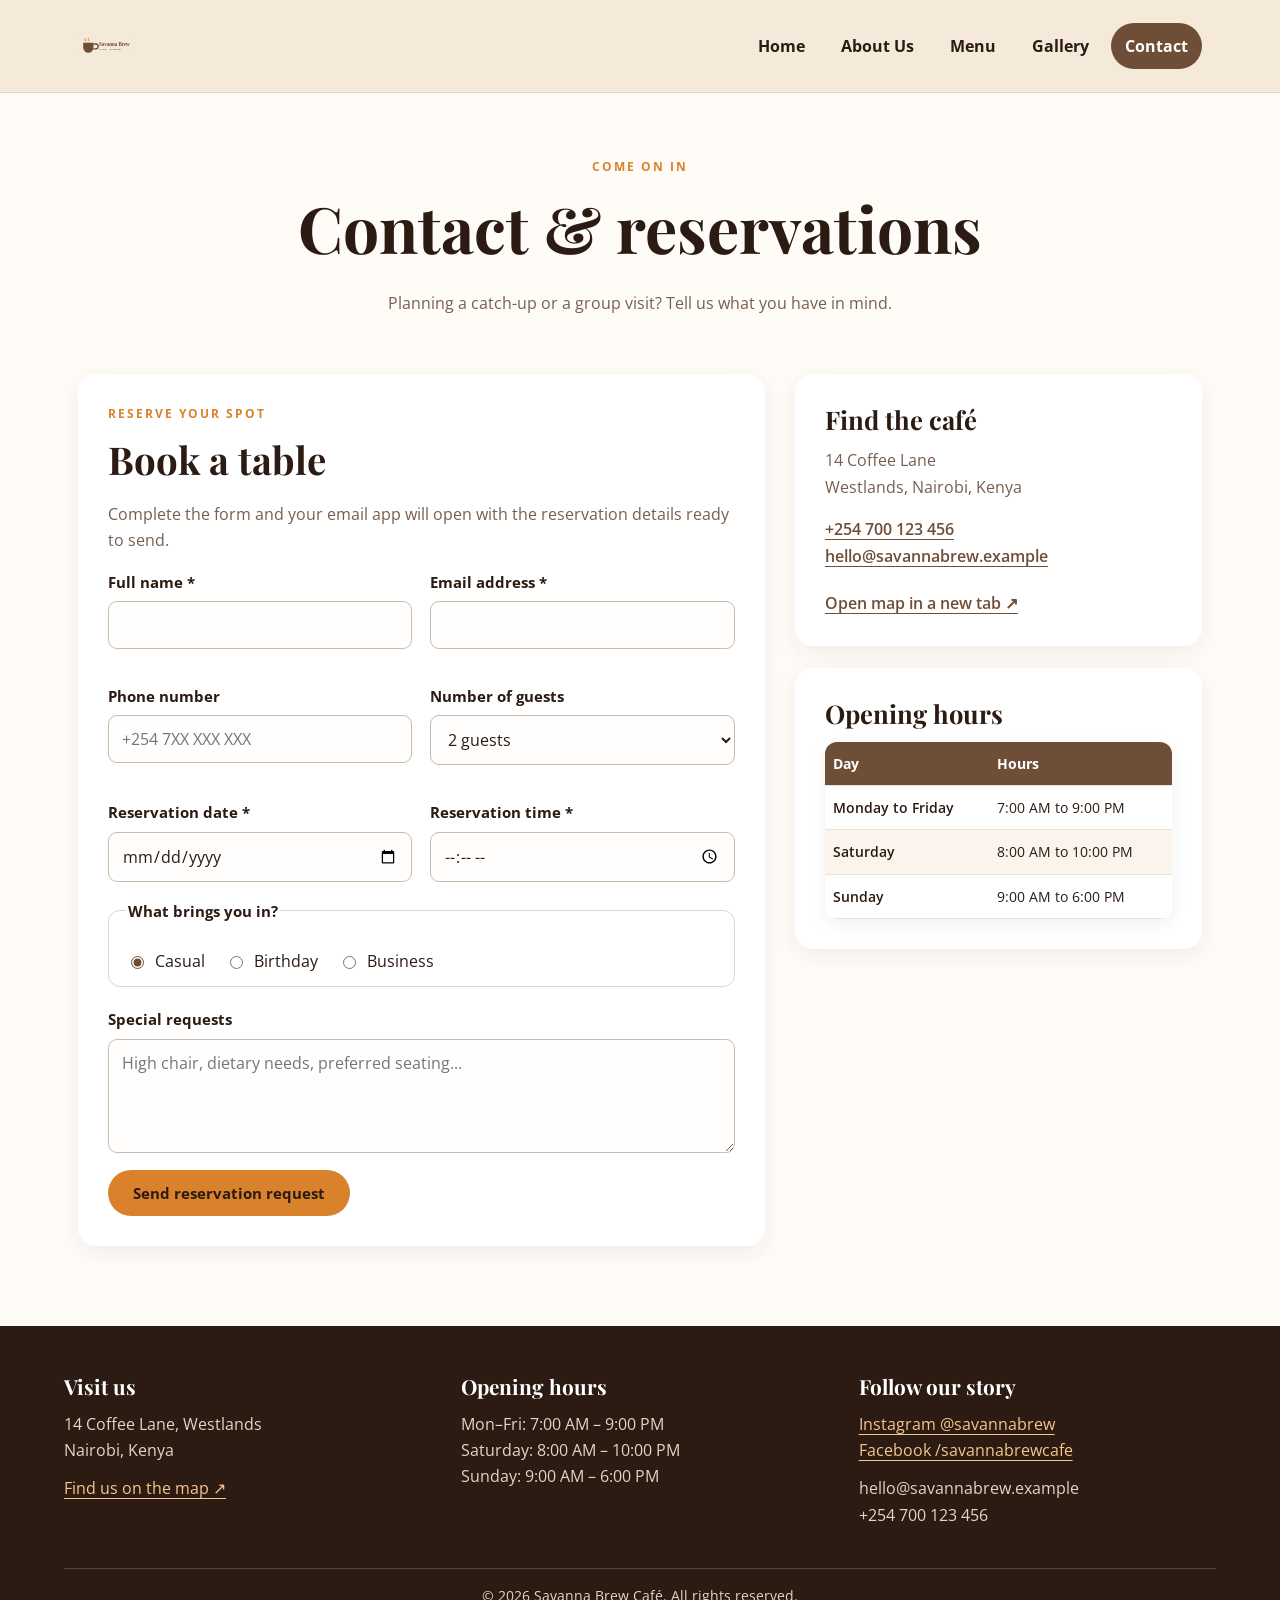
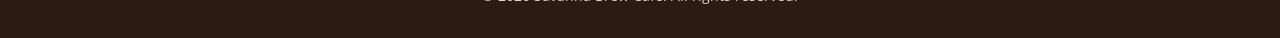
<file: contact.html>
<!DOCTYPE html>
<html lang="en"><head><meta charset="UTF-8"><meta name="viewport" content="width=device-width, initial-scale=1.0">
<meta name="description" content="Savanna Brew Café in Westlands, Nairobi — Kenyan coffee, fresh pastries and a warm welcome.">
<title>Contact & Reservations | Savanna Brew Café</title>
<link rel="preconnect" href="https://fonts.googleapis.com"><link rel="preconnect" href="https://fonts.gstatic.com" crossorigin="anonymous">
<link href="https://fonts.googleapis.com/css2?family=Open+Sans:wght@400;500;600;700&family=Playfair+Display:wght@600;700&display=swap" rel="stylesheet">
<link rel="stylesheet" href="css/style.css"></head><body><header class="site-header"><div class="header-inner"><a class="brand" href="index.html" aria-label="Savanna Brew Café home"><img src="images/logo.svg" alt="Savanna Brew Café logo"></a><nav class="main-nav" aria-label="Main navigation"><a href="index.html">Home</a><a href="about.html">About Us</a><a href="menu.html">Menu</a><a href="gallery.html">Gallery</a><a href="contact.html" aria-current="page">Contact</a></nav></div></header><main class="page-main"><section class="page-intro"><p class="eyebrow">Come on in</p><h1>Contact & reservations</h1><p>Planning a catch-up or a group visit? Tell us what you have in mind.</p></section>
<section class="contact-layout"><div class="reservation-panel"><p class="eyebrow">Reserve your spot</p><h2>Book a table</h2><p>Complete the form and your email app will open with the reservation details ready to send.</p>
<form class="reservation-form" action="mailto:hello@savannabrew.example" method="post" enctype="text/plain"><div class="form-grid">
<div class="form-field"><label for="full-name">Full name *</label><input id="full-name" name="Full name" type="text" autocomplete="name" required></div>
<div class="form-field"><label for="email">Email address *</label><input id="email" name="Email" type="email" autocomplete="email" required></div>
<div class="form-field"><label for="phone">Phone number</label><input id="phone" name="Phone" type="tel" autocomplete="tel" placeholder="+254 7XX XXX XXX"></div>
<div class="form-field"><label for="guests">Number of guests</label><select id="guests" name="Guests"><option value="1">1 guest</option><option value="2" selected>2 guests</option><option>3</option><option>4</option><option>5</option><option>6</option><option>7</option><option>8</option><option>9</option><option>10</option></select></div>
<div class="form-field"><label for="date">Reservation date *</label><input id="date" name="Date" type="date" required></div>
<div class="form-field"><label for="time">Reservation time *</label><input id="time" name="Time" type="time" required></div></div>
<fieldset class="occasion-group"><legend>What brings you in?</legend><div class="radio-options"><label><input type="radio" name="Occasion" value="Casual" checked> Casual</label><label><input type="radio" name="Occasion" value="Birthday"> Birthday</label><label><input type="radio" name="Occasion" value="Business"> Business</label></div></fieldset>
<div class="form-field"><label for="requests">Special requests</label><textarea id="requests" name="Special requests" rows="4" placeholder="High chair, dietary needs, preferred seating..."></textarea></div><button class="button submit-button" type="submit">Send reservation request</button></form></div>
<aside class="contact-details"><div class="contact-card"><h2>Find the café</h2><p>14 Coffee Lane<br>Westlands, Nairobi, Kenya</p><p><a href="tel:+254700123456">+254 700 123 456</a><br><a href="mailto:hello@savannabrew.example">hello@savannabrew.example</a></p><a class="text-link" href="https://www.google.com/maps/search/?api=1&query=14+Coffee+Lane+Westlands+Nairobi" target="_blank" rel="noopener noreferrer">Open map in a new tab ↗</a></div>
<div class="contact-card"><h2>Opening hours</h2><div class="table-wrap"><table class="hours-table"><thead><tr><th scope="col">Day</th><th scope="col">Hours</th></tr></thead><tbody><tr><th scope="row">Monday to Friday</th><td>7:00 AM to 9:00 PM</td></tr><tr><th scope="row">Saturday</th><td>8:00 AM to 10:00 PM</td></tr><tr><th scope="row">Sunday</th><td>9:00 AM to 6:00 PM</td></tr></tbody></table></div></div></aside></section></main><footer class="site-footer"><div class="footer-grid">
<section><h2>Visit us</h2><p>14 Coffee Lane, Westlands<br>Nairobi, Kenya</p><a href="https://www.google.com/maps/search/?api=1&query=Westlands+Nairobi" target="_blank" rel="noopener noreferrer">Find us on the map ↗</a></section>
<section><h2>Opening hours</h2><p>Mon–Fri: 7:00 AM – 9:00 PM<br>Saturday: 8:00 AM – 10:00 PM<br>Sunday: 9:00 AM – 6:00 PM</p></section>
<section><h2>Follow our story</h2><p><a href="https://www.instagram.com/" target="_blank" rel="noopener noreferrer">Instagram @savannabrew</a><br><a href="https://www.facebook.com/" target="_blank" rel="noopener noreferrer">Facebook /savannabrewcafe</a></p><p>hello@savannabrew.example<br>+254 700 123 456</p></section>
</div><p class="copyright">© 2026 Savanna Brew Café. All rights reserved.</p></footer></body></html>
</file>
<file: css/style.css>
:root{--coffee:#6F4E37;--cream:#F5E9DA;--orange:#D9822B;--dark:#2B1B12;--white:#FFFFFF;--muted:#765F50;--surface:#FFFCF8;--shadow:0 14px 35px rgba(43,27,18,.12);--heading-font:"Playfair Display",Georgia,serif;--body-font:"Open Sans",Arial,sans-serif}
*{box-sizing:border-box}html{scroll-behavior:smooth}body{margin:0;color:var(--dark);background:var(--surface);font:16px/1.65 var(--body-font)}img{display:block;max-width:100%}a{color:var(--coffee);text-underline-offset:4px}a:hover{color:#A65316}a:focus-visible,button:focus-visible,input:focus-visible,select:focus-visible,textarea:focus-visible{outline:3px solid var(--orange);outline-offset:3px}
h1,h2,h3{font-family:var(--heading-font);line-height:1.2;color:var(--dark)}h1{font-size:clamp(2.5rem,5vw,4.7rem);margin:.2em 0 .35em}h2{font-size:clamp(1.8rem,3vw,2.6rem);margin:0 0 .5em}h3{font-size:1.45rem;margin:0 0 .45em}p{margin-top:0}.eyebrow{color:var(--orange);font-size:.78rem;font-weight:700;letter-spacing:.16em;text-transform:uppercase;margin-bottom:.7rem}

.site-header{background:var(--cream);border-bottom:1px solid rgba(111,78,55,.13)}.header-inner{max-width:1180px;margin:auto;padding:12px 28px;min-height:92px;display:flex;align-items:center;justify-content:space-between;gap:28px}
.brand {
    display: flex;
    align-items: center;
    gap: 12px;
    text-decoration: none;
}

    .brand img {
        width: 55px;
        height: 55px;
        object-fit: contain;
    }

.brand-name {
    font-family: 'Playfair Display', Georgia, serif;
    font-size: 25px;
    font-weight: 700;
    color: var(--coffee);
    white-space: nowrap;
}.main-nav{display:flex;align-items:center;justify-content:flex-end;flex-wrap:wrap;gap:8px}.main-nav a{color:var(--dark);font-weight:700;text-decoration:none;padding:10px 14px;border-radius:999px;transition:background .25s,color .25s,transform .25s}.main-nav a:hover,.main-nav a:focus-visible{background:rgba(217,130,43,.17);color:var(--coffee);transform:translateY(-2px)}.main-nav a[aria-current=page]{background:var(--coffee);color:var(--white)}

.button{display:inline-flex;justify-content:center;align-items:center;border:2px solid var(--orange);border-radius:999px;padding:13px 25px;background:var(--orange);color:var(--dark);font:700 .95rem var(--body-font);text-decoration:none;cursor:pointer;transition:transform .25s,box-shadow .25s,background .25s}.button:hover{color:var(--dark);background:#E99A4D;transform:translateY(-3px);box-shadow:0 10px 22px rgba(43,27,18,.18)}.button-light{background:var(--cream);border-color:var(--cream)}
.hero{min-height:590px;display:flex;align-items:center;padding:70px max(7vw,28px);color:var(--white);background:linear-gradient(90deg,rgba(32,20,13,.86),rgba(32,20,13,.48) 55%,rgba(32,20,13,.08)),url("../images/hero.svg") center/cover no-repeat}.hero-content{max-width:650px}.hero h1{color:var(--white)}.hero p:not(.eyebrow){max-width:610px;font-size:1.08rem;margin-bottom:28px}.hero .eyebrow,.visit-banner .eyebrow{color:#F7C58D}
.section{max-width:1180px;margin:auto;padding:78px 28px}.section-heading{text-align:center;max-width:700px;margin:0 auto 35px}.section-heading>p:last-child{color:var(--muted)}.feature-cards{display:flex;gap:24px}.feature-card{flex:1;min-width:0;background:var(--white);border-radius:18px;overflow:hidden;box-shadow:0 5px 20px rgba(43,27,18,.07);transition:transform .3s,box-shadow .3s}.feature-card:hover{transform:translateY(-9px);box-shadow:var(--shadow)}.feature-card img{width:100%;height:220px;object-fit:cover}.card-copy{padding:23px}.card-copy p{color:var(--muted);min-height:78px}.price{font-weight:700;color:var(--coffee)}.visit-banner{background:var(--coffee);color:var(--white);padding:48px max(7vw,28px);display:flex;align-items:center;justify-content:space-between;gap:28px}.visit-banner h2{color:var(--white)}.visit-banner p:not(.eyebrow){margin-bottom:0}

.page-main{max-width:1180px;margin:auto;padding:0 28px 80px}.page-intro{text-align:center;padding:64px 0 42px}.page-intro h1{font-size:clamp(2.4rem,5vw,4rem)}.page-intro>p:last-child{color:var(--muted)}.about-layout{display:grid;grid-template-columns:minmax(280px,.9fr) 1.1fr;gap:55px;align-items:center;padding-top:20px}.owner-photo{width:100%;max-height:490px;object-fit:cover;border-radius:48% 48% 18px 18px;box-shadow:var(--shadow)}.about-copy p:not(.eyebrow){color:var(--muted)}.values-section{padding-top:60px}.values-grid{display:grid;grid-template-columns:repeat(3,1fr);gap:22px}.value-card{padding:28px;background:var(--cream);border-radius:16px}.value-card span{color:var(--orange);font-weight:700;letter-spacing:.12em}.value-card h3{margin-top:12px}.value-card p{margin-bottom:0;color:var(--muted)}.owner-quote{max-width:850px;margin:10px auto 30px;padding:28px 35px;border-left:5px solid var(--orange);background:#FBF3E9;font:italic 1.35rem/1.6 var(--heading-font)}.owner-quote cite{display:block;margin-top:12px;color:var(--coffee);font:700 .9rem var(--body-font)}

.menu-category{margin:0 auto 42px;max-width:930px}.menu-category h2{font-size:2rem;padding-bottom:12px;border-bottom:2px solid var(--cream)}.menu-note{max-width:930px;margin:0 auto 35px;padding:15px 20px;border-radius:12px;background:var(--cream)}.table-wrap{width:100%;overflow-x:auto;border-radius:12px;box-shadow:0 5px 18px rgba(43,27,18,.06)}.menu-table,.hours-table{width:100%;border-collapse:collapse;background:var(--white)}.menu-table{min-width:590px}.menu-table th,.menu-table td,.hours-table th,.hours-table td{padding:15px 18px;text-align:left;border-bottom:1px solid #EDE2D6}.menu-table thead,.hours-table thead{background:var(--coffee);color:var(--white)}.menu-table thead th,.hours-table thead th{color:var(--white);font-weight:700}.menu-table tbody tr:nth-child(even),.hours-table tbody tr:nth-child(even){background:#FBF4EC}.menu-table tbody tr:hover,.hours-table tbody tr:hover{background:#F7E3CC}.menu-table tbody th,.hours-table tbody th{font-weight:600}.price-cell{text-align:right!important;white-space:nowrap}

.gallery-grid {
    display: grid;
    grid-template-columns: repeat(4, minmax(0, 1fr));
    gap: 22px;
    padding-bottom: 50px;
}

.gallery-item {
    position: relative;
    margin: 0;
    height: 310px;
    overflow: hidden;
    border-radius: 15px;
    background: var(--cream);
    box-shadow: 0 5px 18px rgba(43, 27, 18, 0.12);
    transition: transform 0.35s ease, box-shadow 0.35s ease;
}

    .gallery-item:hover {
        transform: translateY(-7px);
        box-shadow: 0 15px 30px rgba(43, 27, 18, 0.22);
    }

    .gallery-item img {
        width: 100%;
        height: 100%;
        object-fit: cover;
        display: block;
        transition: transform 0.5s ease;
    }

    .gallery-item:hover img {
        transform: scale(1.09);
    }

    

    .gallery-item figcaption {
        position: absolute;
        bottom: 0;
        left: 0;
        width: 100%;
        padding: 35px 17px 17px;
        color: white;
        background: linear-gradient( transparent, rgba(30, 18, 10, 0.9) );
        display: flex;
        flex-direction: column;
        gap: 4px;
    }

        .gallery-item figcaption strong {
            font-family: var(--heading-font);
            font-size: 1.2rem;
        }

        .gallery-item figcaption span {
            font-size: 0.85rem;
            line-height: 1.5;
        }


@media (max-width: 900px) {
    .gallery-grid {
        grid-template-columns: repeat(2, minmax(0, 1fr));
    }
}



@media (max-width: 768px) {
    .gallery-grid {
        grid-template-columns: 1fr;
    }

    .gallery-item {
        height: 300px;
    }
}


.contact-layout{display:grid;grid-template-columns:minmax(0,1.35fr) minmax(270px,.8fr);gap:30px;align-items:start}.reservation-panel,.contact-card{padding:30px;background:var(--white);border-radius:18px;box-shadow:0 6px 22px rgba(43,27,18,.07)}.reservation-panel>p:not(.eyebrow){color:var(--muted)}.form-grid{display:grid;grid-template-columns:repeat(2,minmax(0,1fr));gap:18px}.form-field{display:flex;flex-direction:column;gap:7px;margin-bottom:17px}.form-field label,.occasion-group legend{font-weight:700;font-size:.92rem}input,select,textarea{width:100%;min-width:0;padding:12px 13px;border:1px solid #CDBBA9;border-radius:9px;background:#FFFEFC;color:var(--dark);font:1rem var(--body-font)}input:focus,select:focus,textarea:focus{outline:3px solid rgba(217,130,43,.35);border-color:var(--orange)}textarea{resize:vertical}.occasion-group{border:1px solid #E2D3C4;border-radius:12px;padding:15px 17px 12px;margin:0 0 20px}.radio-options{display:flex;flex-wrap:wrap;gap:20px;margin-top:10px}.radio-options label{display:inline-flex;align-items:center;gap:8px}.radio-options input{width:auto;accent-color:var(--coffee)}.submit-button{border:0}.contact-details{display:grid;gap:22px}.contact-card h2{font-size:1.6rem}.contact-card p{color:var(--muted)}.contact-card a{font-weight:600}.hours-table{font-size:.88rem}.hours-table th,.hours-table td{padding:10px 8px}.text-link{display:inline-block;margin-top:5px}

.site-footer{background:#2B1B12;color:#F5E9DA;padding:48px max(5vw,28px) 18px}.footer-grid{max-width:1180px;margin:auto;display:grid;grid-template-columns:repeat(3,1fr);gap:40px}.site-footer h2{color:var(--white);font-size:1.3rem;margin-bottom:12px}.site-footer p{color:#E6D5C3;margin-bottom:12px}.site-footer a{color:#F7C58D}.site-footer a:hover{color:var(--white)}.copyright{max-width:1180px;margin:28px auto 0;padding-top:16px;border-top:1px solid rgba(245,233,218,.2);text-align:center;font-size:.85rem}

@media(max-width:900px){.header-inner{flex-direction:column;gap:8px;padding:14px 20px}.main-nav{justify-content:center}.gallery-grid{grid-template-columns:repeat(2,minmax(0,1fr))}}
@media(max-width:768px){.header-inner{align-items:center}.brand img{width:220px}.main-nav{flex-direction:column;width:100%;gap:2px}.main-nav a{width:100%;text-align:center;padding:8px 12px}.hero{min-height:540px;padding:55px 25px;background-position:58% center}.feature-cards{flex-direction:column}.feature-card img{height:240px}.card-copy p{min-height:0}.visit-banner{flex-direction:column;align-items:flex-start}.about-layout{grid-template-columns:1fr;gap:28px;padding-left:0;padding-right:0}.owner-photo{max-height:420px}.values-grid{grid-template-columns:1fr}.gallery-grid{grid-template-columns:1fr}.gallery-item img{min-height:270px}.contact-layout{grid-template-columns:1fr}.form-grid{grid-template-columns:1fr;gap:0}.reservation-panel,.contact-card{padding:23px}.footer-grid{grid-template-columns:1fr;gap:20px}.page-main{padding-left:20px;padding-right:20px}.section{padding:58px 20px}}


.about-food {
    padding: 65px 0;
}

    .about-food .section-heading {
        text-align: center;
        max-width: 650px;
        margin: 0 auto 35px;
    }

        .about-food .section-heading > p:last-child {
            color: #6b625b;
            line-height: 1.7;
        }

.about-food-grid {
    display: grid;
    grid-template-columns: repeat(4, 1fr);
    gap: 22px;
}

.food-card {
    background: #fff;
    border-radius: 12px;
    overflow: hidden;
    box-shadow: 0 5px 18px rgba(43, 27, 18, 0.10);
    transition: transform 0.3s ease, box-shadow 0.3s ease;
}

    .food-card:hover {
        transform: translateY(-7px);
        box-shadow: 0 10px 25px rgba(43, 27, 18, 0.16);
    }

    .food-card img {
        width: 100%;
        height: 210px;
        display: block;
        object-fit: cover;
    }

.food-card-content {
    padding: 18px;
}

    .food-card-content h3 {
        color: #2B1B12;
        font-family: 'Playfair Display', Georgia, serif;
        margin: 0 0 9px;
    }

    .food-card-content p {
        color: #6b625b;
        font-size: 14px;
        line-height: 1.6;
        min-height: 45px;
    }

    .food-card-content span {
        display: inline-block;
        color: #D9822B;
        font-weight: 700;
        margin-top: 8px;
    }


@media (max-width: 900px) {
    .about-food-grid {
        grid-template-columns: repeat(2, 1fr);
    }
}

@media (max-width: 500px) {
    .about-food-grid {
        grid-template-columns: 1fr;
    }

    .food-card img {
        height: 230px;
    }

    .about-food {
        padding: 40px 0;
    }
}


.menu-description {
    color: var(--muted);
    margin-bottom: 25px;
    line-height: 1.7;
}


.menu-items-grid {
    display: grid;
    grid-template-columns: repeat(3, minmax(0, 1fr));
    gap: 25px;
    margin-top: 25px;
}


.menu-item-card {
    background: var(--white);
    border-radius: 16px;
    overflow: hidden;
    box-shadow: 0 5px 20px rgba(43, 27, 18, 0.08);
    transition: transform 0.3s ease, box-shadow 0.3s ease;
}

    .menu-item-card:hover {
        transform: translateY(-7px);
        box-shadow: var(--shadow);
    }

    
    .menu-item-card img {
        width: 100%;
        height: 220px;
        object-fit: cover;
        display: block;
    }


.menu-item-content {
    padding: 22px;
}

    .menu-item-content h3 {
        color: var(--coffee);
        margin-bottom: 10px;
    }

    .menu-item-content p {
        color: var(--muted);
        font-size: 0.92rem;
        line-height: 1.7;
        min-height: 78px;
    }


.menu-price {
    display: inline-block;
    color: var(--coffee);
    font-size: 1.05rem;
    font-weight: 700;
    margin-top: 8px;
}


@media (max-width: 900px) {
    .menu-items-grid {
        grid-template-columns: repeat(2, minmax(0, 1fr));
    }
}


@media (max-width: 600px) {
    .menu-items-grid {
        grid-template-columns: 1fr;
    }

    .menu-item-card img {
        height: 240px;
    }

    .menu-item-content p {
        min-height: 0;
    }
}
</file>
